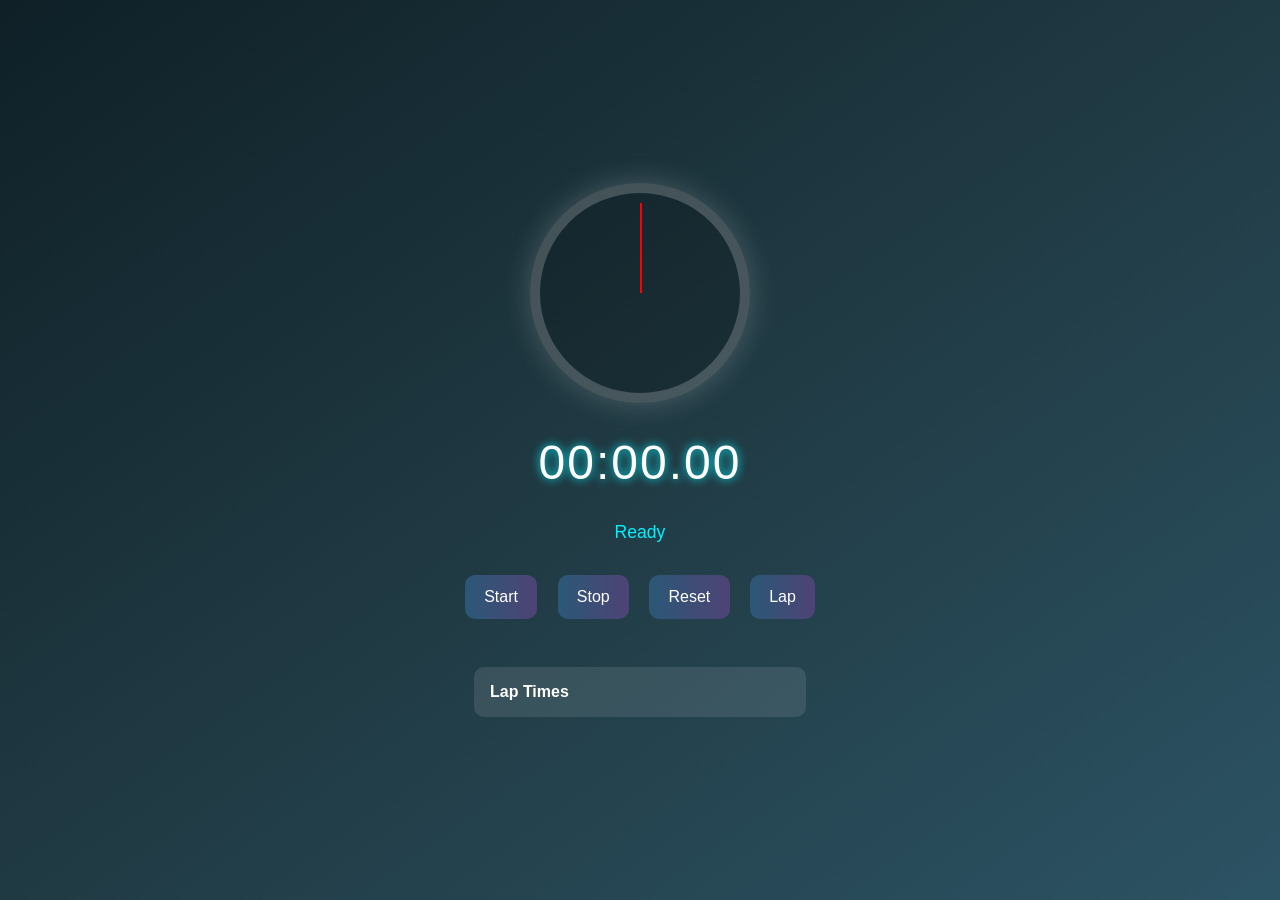
<file: index.html>
<!DOCTYPE html>
<html lang="en">
<head>
  <meta charset="UTF-8" />
  <meta name="viewport" content="width=device-width, initial-scale=1.0" />
  <title>Analog Stopwatch with Lap Feature</title>

  <!-- CSS Link -->
  <link rel="stylesheet" href="style.css" />
</head>

<body>

  <div class="stopwatch-container">

    <div class="analog">
      <div class="needle" id="needle"></div>
    </div>

    <div class="digital" id="timeDisplay">00:00.00</div>

    <div class="status" id="statusDisplay">Ready</div>

    <div class="buttons">
      <button onclick="startStopwatch()">Start</button>
      <button onclick="stopStopwatch()">Stop</button>
      <button onclick="resetStopwatch()">Reset</button>
      <button onclick="recordLap()">Lap</button>
    </div>

    <div class="laps" id="lapsContainer">
      <strong>Lap Times</strong>
      <div id="laps"></div>
    </div>

  </div>

  <!-- JS Link -->
  <script src="script.js"></script>
</body>
</html>
</file>
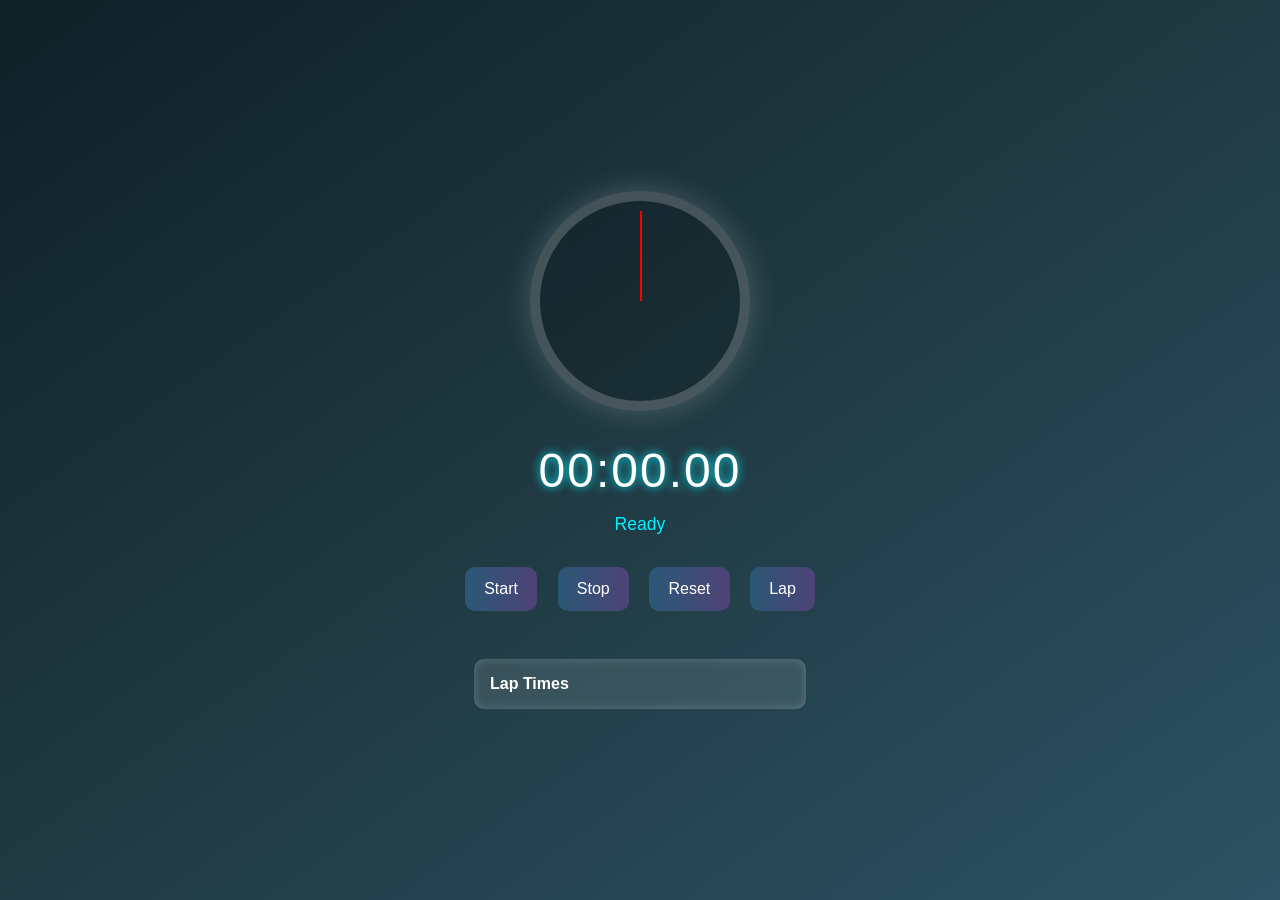
<file: task2.html>
<!DOCTYPE html>
<html lang="en">
  <head>
    <meta charset="UTF-8" />
    <meta name="viewport" content="width=device-width, initial-scale=1.0" />
    <title>Analog Stopwatch with Lap Feature</title>

    <!-- ==== custom css code ==== -->

    <style>
      /* Page layout and background */
      body {
        margin: 0;
        font-family: "Segoe UI", sans-serif;
        background: linear-gradient(to bottom right, #0f2027, #203a43, #2c5364);
        color: white;
        display: flex;
        flex-direction: column;
        align-items: center;
        justify-content: center;
        height: 100vh;
      }

      /* Main stopwatch layout */
      .stopwatch-container {
        display: flex;
        flex-direction: column;
        align-items: center;
        gap: 2rem;
      }

      /* Circular analog stopwatch */
      .analog {
        position: relative;
        width: 200px;
        height: 200px;
        border: 10px solid rgba(255, 255, 255, 0.2);
        border-radius: 50%;
        background-color: rgba(0, 0, 0, 0.2);
        box-shadow: 0 0 30px rgba(255, 255, 255, 0.2);
      }

      /* Rotating needle inside the analog dial */
      .needle {
        position: absolute;
        width: 2px;
        height: 90px;
        background: red;
        top: 10px;
        left: 50%;
        transform-origin: bottom;
        transform: rotate(0deg);
      }

      /* Digital time display */
      .digital {
        font-size: 3rem;
        letter-spacing: 2px;
        text-shadow: 0 0 10px #00f2ff;
      }

      /* Stopwatch buttons */
      .buttons button {
        padding: 0.8rem 1.2rem;
        margin: 0 0.5rem;
        border: none;
        border-radius: 10px;
        background: linear-gradient(to right, #2b5876, #4e4376);
        color: white;
        font-size: 1rem;
        cursor: pointer;
        transition: transform 0.2s, background 0.3s;
      }

      /* Button hover effect */
      .buttons button:hover {
        transform: scale(1.05);
        background: linear-gradient(to right, #4e4376, #2b5876);
      }

      /* Lap list container */
      .laps {
        margin-top: 1rem;
        width: 300px;
        max-height: 150px;
        overflow-y: auto;
        background: rgba(255, 255, 255, 0.1);
        padding: 1rem;
        border-radius: 10px;
        box-shadow: inset 0 0 10px rgba(255, 255, 255, 0.2);
      }

      /* Individual lap item */
      .lap-item {
        display: flex;
        justify-content: space-between;
        margin-bottom: 5px;
      }

      /* Stopwatch status text */
      .status {
        font-size: 1.1rem;
        margin-top: -1rem;
        color: #00f2ff;
      }
    </style>
  </head>
  <body>
    <!-- ==== custom html code ==== -->
    <!-- Stopwatch Container -->
    <div class="stopwatch-container">
      <!-- Analog dial with rotating needle -->
      <div class="analog">
        <div class="needle" id="needle"></div>
      </div>

      <!-- Digital time display -->
      <div class="digital" id="timeDisplay">00:00.00</div>

      <!-- Status text (e.g. Ready, Running, Stopped) -->
      <div class="status" id="statusDisplay">Ready</div>

      <!-- Control buttons -->
      <div class="buttons">
        <button onclick="startStopwatch()">Start</button>
        <button onclick="stopStopwatch()">Stop</button>
        <button onclick="resetStopwatch()">Reset</button>
        <button onclick="recordLap()">Lap</button>
      </div>

      <!-- Lap records display -->
      <div class="laps" id="lapsContainer">
        <strong>Lap Times</strong>
        <div id="laps"></div>
      </div>
    </div>

    <!-- ==== custom javascript code ==== -->
    <script>
      // Variables to track time and state
      let startTime,
        updatedTime,
        difference = 0;
      let timerInterval;
      let isRunning = false;
      let lapCounter = 1;

      // DOM references
      const needle = document.getElementById("needle");
      const statusDisplay = document.getElementById("statusDisplay");

      /**
       * Updates the time display and rotates the needle
       */
      function updateDisplay() {
        updatedTime = new Date().getTime();
        difference = updatedTime - startTime;

        // Calculate minutes, seconds, milliseconds
        let milliseconds = parseInt((difference % 1000) / 10);
        let seconds = parseInt((difference / 1000) % 60);
        let minutes = parseInt((difference / (1000 * 60)) % 60);

        // Update digital display
        document.getElementById("timeDisplay").textContent = `${String(
          minutes
        ).padStart(2, "0")}:${String(seconds).padStart(2, "0")}.${String(
          milliseconds
        ).padStart(2, "0")}`;

        // Rotate the needle based on time
        let rotation = ((difference % 60000) / 60000) * 360;
        needle.style.transform = `rotate(${rotation}deg)`;
      }

      /**
       * Starts the stopwatch
       */
      function startStopwatch() {
        if (!isRunning) {
          startTime = new Date().getTime() - difference; // Resume from paused time
          timerInterval = setInterval(updateDisplay, 10); // Update every 10ms
          isRunning = true;
          statusDisplay.textContent = "Running...";
        }
      }

      /**
       * Stops/pauses the stopwatch
       */
      function stopStopwatch() {
        if (isRunning) {
          clearInterval(timerInterval); // Stop updates
          isRunning = false;
          statusDisplay.textContent = "Stopped";
        }
      }

      /**
       * Resets the stopwatch and all values
       */
      function resetStopwatch() {
        clearInterval(timerInterval); // Stop any running timer
        difference = 0;
        isRunning = false;
        document.getElementById("timeDisplay").textContent = "00:00.00"; // Reset time
        needle.style.transform = "rotate(0deg)"; // Reset needle
        lapCounter = 1;
        document.getElementById("laps").innerHTML = ""; // Clear lap list
        statusDisplay.textContent = "Ready";
      }

      /**
       * Records the current lap time
       */
      function recordLap() {
        if (!isRunning) return; // Ignore if stopwatch isn't running

        const lapTime = document.getElementById("timeDisplay").textContent;
        const lap = document.createElement("div");
        lap.className = "lap-item";
        lap.innerHTML = `<span>Lap ${lapCounter++}</span><span>${lapTime}</span>`;
        document.getElementById("laps").prepend(lap); // Add to top of lap list
      }
    </script>
  </body>
</html>
</file>
<file: style.css>
body {
  margin: 0;
  font-family: "Segoe UI", sans-serif;
  background: linear-gradient(to bottom right, #0f2027, #203a43, #2c5364);
  color: white;
  display: flex;
  flex-direction: column;
  align-items: center;
  justify-content: center;
  height: 100vh;
}

/* Main stopwatch layout */
.stopwatch-container {
  display: flex;
  flex-direction: column;
  align-items: center;
  gap: 2rem;
}

/* Circular analog stopwatch */
.analog {
  position: relative;
  width: 200px;
  height: 200px;
  border: 10px solid rgba(255, 255, 255, 0.2);
  border-radius: 50%;
  background-color: rgba(0, 0, 0, 0.2);
  box-shadow: 0 0 30px rgba(255, 255, 255, 0.2);
}

.needle {
  position: absolute;
  width: 2px;
  height: 90px;
  background: red;
  top: 10px;
  left: 50%;
  transform-origin: bottom;
  transform: rotate(0deg);
}

.digital {
  font-size: 3rem;
  letter-spacing: 2px;
  text-shadow: 0 0 10px #00f2ff;
}

.buttons button {
  padding: 0.8rem 1.2rem;
  margin: 0 0.5rem;
  border: none;
  border-radius: 10px;
  background: linear-gradient(to right, #2b5876, #4e4376);
  color: white;
  font-size: 1rem;
  cursor: pointer;
}

.buttons button:hover {
  transform: scale(1.05);
}

.laps {
  margin-top: 1rem;
  width: 300px;
  max-height: 150px;
  overflow-y: auto;
  background: rgba(255, 255, 255, 0.1);
  padding: 1rem;
  border-radius: 10px;
}

.lap-item {
  display: flex;
  justify-content: space-between;
  margin-bottom: 5px;
}

.status {
  font-size: 1.1rem;
  color: #00f2ff;
}

/* Mobile */
@media (max-width: 768px) {
  body {
    padding: 20px 10px;
    height: auto;
  }

  .analog {
    width: 160px;
    height: 160px;
  }

  .needle {
    height: 70px;
  }

  .digital {
    font-size: 2.2rem;
  }

  .buttons {
    display: flex;
    flex-wrap: wrap;
    justify-content: center;
  }

  .laps {
    width: 90%;
  }
}
</file>
